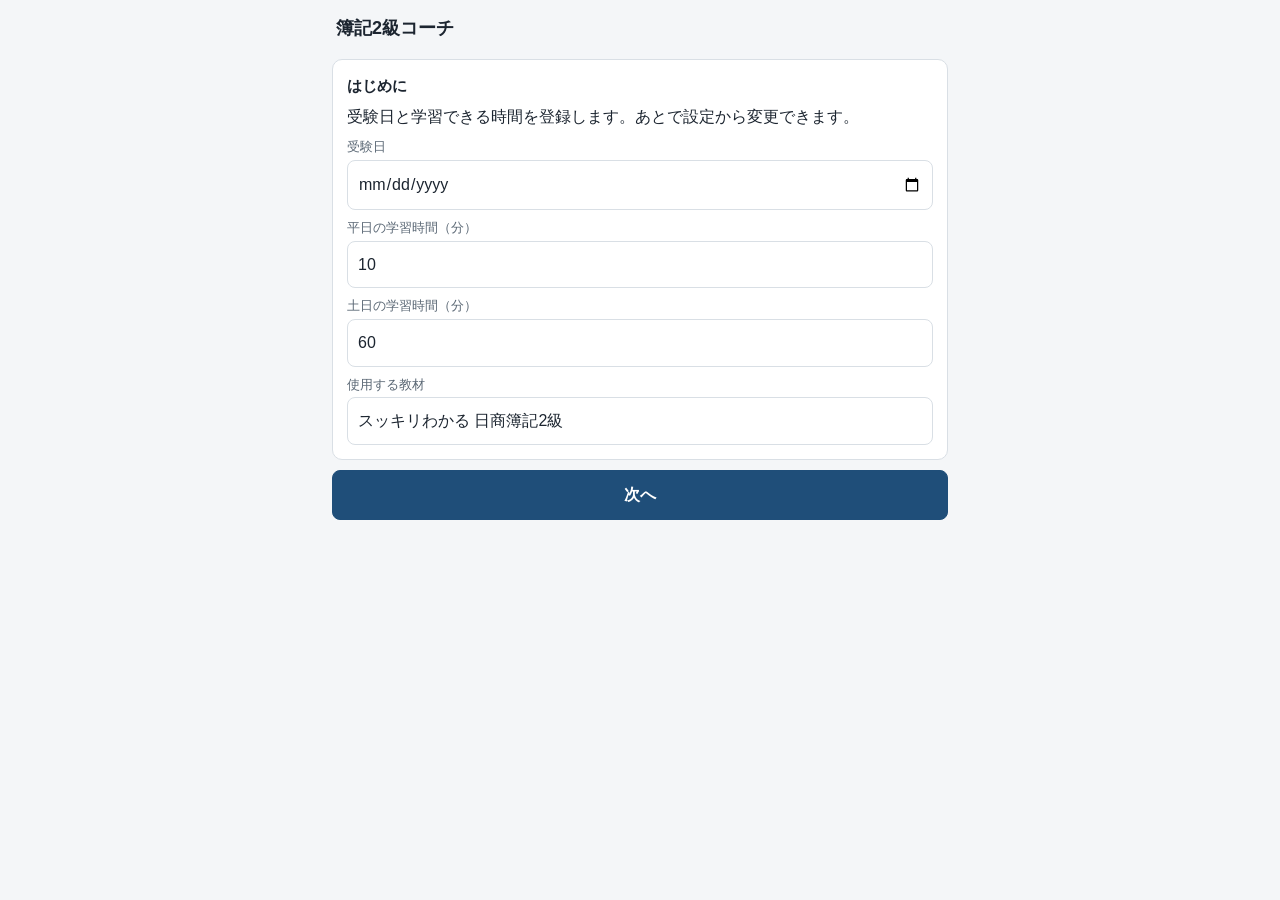
<file: index.html>
<!doctype html>
<html lang="ja">
<head>
<meta charset="utf-8">
<meta name="viewport" content="width=device-width, initial-scale=1, viewport-fit=cover">
<meta name="theme-color" content="#1f4e79">
<title>簿記2級コーチ</title>
<link rel="manifest" href="manifest.json">
<link rel="icon" href="icon.svg">
<link rel="apple-touch-icon" href="icon.svg">
<link rel="stylesheet" href="css/style.css">
</head>
<body>
<div id="app"></div>
<script src="js/core.js"></script>
<script src="js/grade.js"></script>
<script src="js/content.js"></script>
<script src="js/templates.js"></script>
<script src="js/mastery.js"></script>
<script src="js/store.js"></script>
<script src="js/planner.js"></script>
<script src="js/ui.js"></script>
<script>
  if ('serviceWorker' in navigator && location.protocol === 'https:') {
    navigator.serviceWorker.register('sw.js');
  }
</script>
</body>
</html>
</file>
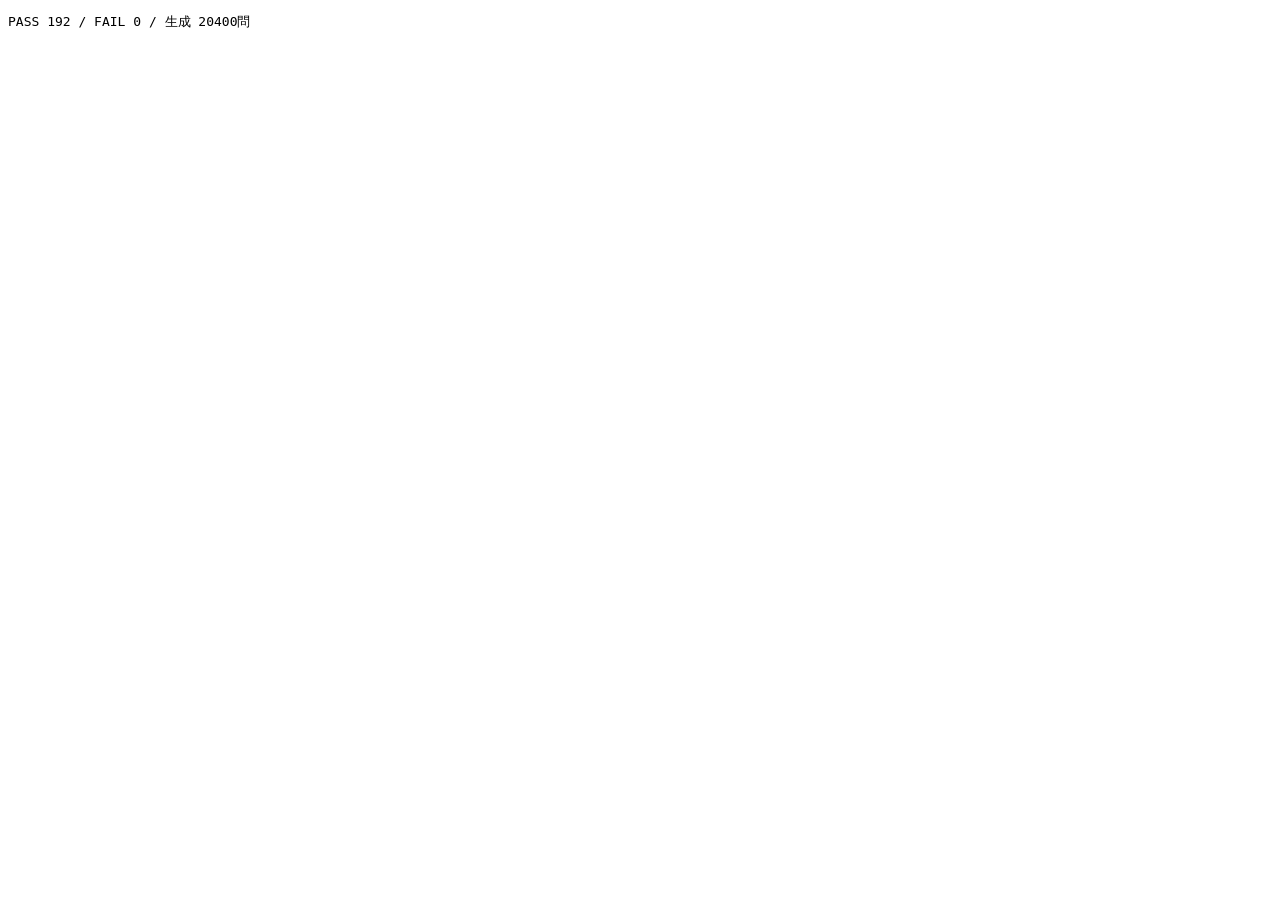
<file: tests/index.html>
<!doctype html>
<html lang="ja">
<head><meta charset="utf-8"><title>簿記2級コーチ テスト</title></head>
<body>
<pre id="out">実行中…</pre>
<script>window.onerror = function (m, s, l) { document.getElementById('out').textContent = 'ERROR ' + m + ' ' + s + ':' + l; };</script>
<script src="../js/core.js"></script>
<script src="../js/grade.js"></script>
<script src="../js/content.js"></script>
<script src="../js/templates.js"></script>
<script src="../js/mastery.js"></script>
<script src="../js/store.js"></script>
<script src="../js/planner.js"></script>
<script src="tests.js"></script>
</body>
</html>
</file>
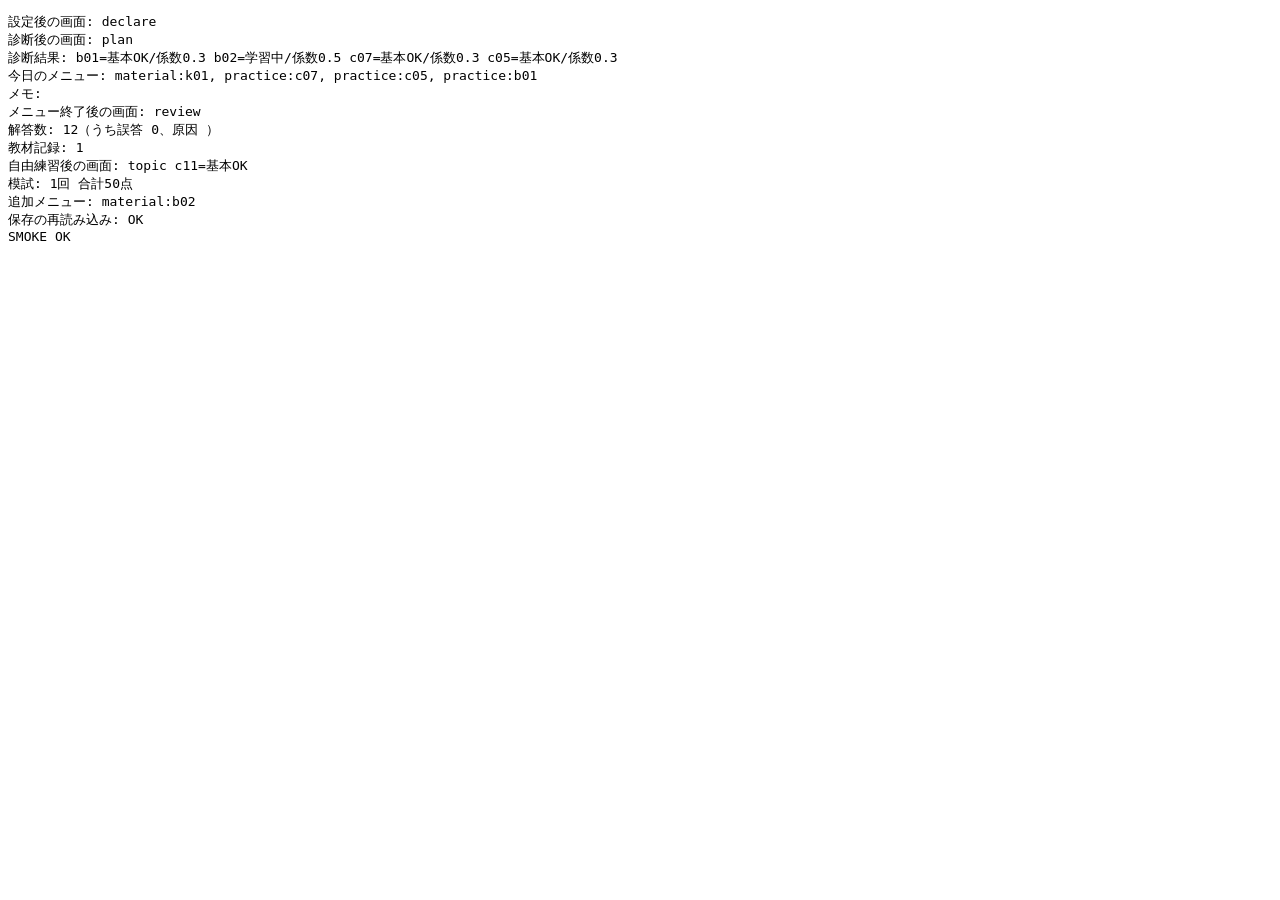
<file: tests/smoke.html>
<!doctype html>
<html lang="ja">
<head><meta charset="utf-8"><title>簿記2級コーチ 画面の通しテスト</title></head>
<body>
<pre id="out">実行中…</pre>
<div id="app"></div>
<script>
  // 画面を実際に操作して、初期設定 → 診断 → 計画 → 今日のメニュー → 学習 → 振り返り まで通す
  var log = [];
  window.onerror = function (m, s, l) { log.push('ERROR ' + m + ' ' + s + ':' + l); document.getElementById('out').textContent = log.join('\n'); };
  window.alert = function (m) { log.push('alert: ' + m); };
  window.confirm = function () { return true; };
  globalThis.BK = { STORE_KEY: 'boki_coach_smoke' }; // 本番の学習データとは別の保存先を使う
  localStorage.removeItem('boki_coach_smoke');
</script>
<script src="../js/core.js"></script>
<script src="../js/grade.js"></script>
<script src="../js/content.js"></script>
<script src="../js/templates.js"></script>
<script src="../js/mastery.js"></script>
<script src="../js/store.js"></script>
<script src="../js/planner.js"></script>
<script src="../js/ui.js"></script>
<script>
  function click(sel) { var e = document.querySelector(sel); if (!e) throw new Error('要素なし: ' + sel); e.click(); }
  function act(name) { click('[data-act="' + name + '"]'); }
  function has(name) { return !!document.querySelector('[data-act="' + name + '"]'); }
  function set(id, v) { var e = document.getElementById(id); if (!e) throw new Error('入力なし: ' + id); e.value = v; }
  // 出題中の問題に解答する。right=true なら正解を入力し、false なら貸借を逆に入力する
  function answer(right) {
    var q = BK.ui.run().q, n = { D: 0, C: 0 };
    var rows = right ? q.answer : BK.swapSides(q.answer);
    rows.forEach(function (e) {
      if (n[e.side] >= BK.ui.run().rows[e.side]) click('[data-act="addrow"][data-side="' + e.side + '"]');
      set('acc' + e.side + n[e.side], e.acc); set('amt' + e.side + n[e.side], String(e.amt)); n[e.side]++;
    });
    click('button.primary[data-act="answer"]');
  }
  // 学習画面を、今日の画面か振り返りに戻るまで進める
  function playStudy(wrongFirst) {
    var guard = 0, wrong = wrongFirst;
    while (BK.ui.route() === 'study' && guard++ < 80) {
      var r = BK.ui.run();
      if (r.phase === 'explain') act('next');
      else if (r.phase === 'check' || r.phase === 'reason') {
        if (r.picked === null) click('[data-act="pick"][data-i="0"]');
        else if (has('self')) click('[data-act="self"][data-v="できた"]');
        else act('next');
      }
      else if (r.phase === 'q') { answer(!wrong); wrong = false; }
      else if (r.phase === 'result') act('next');
    }
    if (guard >= 80) throw new Error('学習画面が終わらない');
  }
  try {
    set('exam', '2026-11-30'); act('setup');
    log.push('設定後の画面: ' + BK.ui.route());
    ['b01', 'b02', 'c07', 'c05'].forEach(function (id) { click('.decl[value="' + id + '"]'); });
    act('declare');
    playStudy(false);
    log.push('診断後の画面: ' + BK.ui.route());
    var S = BK.ui.state();
    log.push('診断結果: ' + ['b01', 'b02', 'c07', 'c05'].map(function (id) { return id + '=' + S.topics[id].status + '/係数' + S.topics[id].coef; }).join(' '));
    act('approve');
    log.push('今日のメニュー: ' + S.menus[BK.today()].items.map(function (x) { return x.type + ':' + x.topic; }).join(', '));
    log.push('メモ: ' + S.menus[BK.today()].notes.join(' / '));
    act('start');
    var g = 0;
    while (BK.ui.route() !== 'review' && g++ < 10) {
      if (BK.ui.route() === 'study') playStudy(g === 1);
      else if (BK.ui.route() === 'material') { set('mno', '問題1'); act('matsave'); act('matdone'); }
      else break;
    }
    log.push('メニュー終了後の画面: ' + BK.ui.route());
    S = BK.ui.state();
    log.push('解答数: ' + S.attempts.length + '（うち誤答 ' + S.attempts.filter(function (a) { return !a.ok; }).length + '、原因 ' + S.attempts.filter(function (a) { return !a.ok; }).map(function (a) { return a.cause; }).join(',') + '）');
    log.push('教材記録: ' + S.materials.length);
    ['today', 'map', 'plan', 'review', 'more', 'mock', 'settings', 'material'].forEach(function (r) {
      click('[data-act="nav"][data-r="' + r + '"]') ;
      if (BK.ui.route() !== r) throw new Error('画面に移動できない: ' + r);
      if (r === 'more' || r === 'today' || r === 'map' || r === 'plan' || r === 'review') return;
      click('[data-act="nav"][data-r="more"]');
    });
    click('[data-act="nav"][data-r="map"]'); click('[data-act="topic"][data-id="c11"]'); act('free'); playStudy(true);
    log.push('自由練習後の画面: ' + BK.ui.route() + ' c11=' + BK.ui.state().topics.c11.status);
    click('[data-act="nav"][data-r="more"]'); click('[data-act="nav"][data-r="mock"]');
    set('mockname', '予想 第1回'); act('mockstart'); act('mockpause'); act('mockpause'); act('mockend');
    BK.EXAM.sections.forEach(function (s) { set('sc_' + s.id, '10'); }); act('mocksave');
    log.push('模試: ' + BK.ui.state().mocks.length + '回 合計' + BK.mockTotal(BK.ui.state().mocks[0]) + '点');
    click('[data-act="nav"][data-r="today"]'); act('more');
    log.push('追加メニュー: ' + BK.ui.state().menus[BK.today()].items.filter(function (x) { return !x.done; }).map(function (x) { return x.type + ':' + x.topic; }).join(', '));
    log.push('保存の再読み込み: ' + (BK.load().attempts.length === BK.ui.state().attempts.length ? 'OK' : 'NG'));
    log.push('SMOKE OK');
  } catch (e) { log.push('FAILED ' + e.message + ' / 画面=' + BK.ui.route() + ' / ' + (e.stack || '').split('\n').slice(0, 3).join(' ')); }
  localStorage.removeItem('boki_coach_smoke');
  document.getElementById('app').innerHTML = '';
  document.getElementById('out').textContent = log.join('\n');
</script>
</body>
</html>
</file>
<file: css/style.css>
:root {
  --bg: #f4f6f8; --card: #fff; --ink: #1c2530; --sub: #5b6875; --line: #d9dfe5;
  --main: #1f4e79; --ok: #1b7f4b; --ng: #b3261e; --warn: #9a6200; --soft: #e8eff6;
}
@media (prefers-color-scheme: dark) {
  :root { --bg: #12171c; --card: #1c232b; --ink: #e6ebf0; --sub: #9aa7b4; --line: #303a45; --main: #7fb2e5; --ok: #5fc793; --ng: #f08a80; --warn: #e0b060; --soft: #243242; }
}
* { box-sizing: border-box; }
html { -webkit-text-size-adjust: 100%; }
body { margin: 0; background: var(--bg); color: var(--ink); font: 16px/1.6 -apple-system, "Hiragino Sans", "Yu Gothic UI", "Noto Sans JP", sans-serif; }
#app { max-width: 640px; margin: 0 auto; padding: 0 12px 84px; }
header.top { display: flex; justify-content: space-between; align-items: baseline; padding: 14px 4px 6px; }
header.top h1 { font-size: 18px; margin: 0; }
header.top span { color: var(--sub); font-size: 13px; }
h2 { font-size: 16px; margin: 18px 4px 8px; }
h3 { font-size: 15px; margin: 0 0 6px; }
p { margin: 0 0 8px; }
.card { background: var(--card); border: 1px solid var(--line); border-radius: 10px; padding: 14px; margin: 10px 0; }
.sub { color: var(--sub); font-size: 13px; }
.note { background: var(--soft); border-radius: 8px; padding: 8px 10px; font-size: 14px; margin: 8px 0; }
.ok { color: var(--ok); } .ng { color: var(--ng); } .warn { color: var(--warn); }
.big { font-size: 22px; font-weight: 700; }
button, .btn { font: inherit; border: 1px solid var(--line); background: var(--card); color: var(--ink); border-radius: 8px; padding: 11px 14px; min-height: 46px; cursor: pointer; }
button.primary { background: var(--main); border-color: var(--main); color: #fff; font-weight: 700; width: 100%; }
@media (prefers-color-scheme: dark) { button.primary { color: #10161c; } }
button.small { min-height: 36px; padding: 6px 10px; font-size: 14px; }
button.opt { display: block; width: 100%; text-align: left; margin: 6px 0; }
button.opt.sel { border-color: var(--main); background: var(--soft); }
button:disabled { opacity: .5; }
.row { display: flex; gap: 8px; align-items: center; flex-wrap: wrap; }
.row > * { flex: 1; }
input, select { font: inherit; width: 100%; padding: 10px; min-height: 46px; border: 1px solid var(--line); border-radius: 8px; background: var(--card); color: var(--ink); }
input[type=checkbox], input[type=radio] { width: 22px; min-height: 22px; height: 22px; flex: none; }
label.check { display: flex; gap: 10px; align-items: center; padding: 8px 0; border-bottom: 1px solid var(--line); }
label.check:last-child { border-bottom: 0; }
label.f { display: block; font-size: 13px; color: var(--sub); margin: 8px 0 2px; }
.menu-item { display: flex; gap: 10px; padding: 10px 0; border-bottom: 1px solid var(--line); }
.menu-item:last-child { border-bottom: 0; }
.menu-item .mark { width: 24px; flex: none; text-align: center; }
.menu-item.done { opacity: .55; }
.badge { display: inline-block; font-size: 12px; padding: 1px 8px; border-radius: 999px; border: 1px solid var(--line); color: var(--sub); white-space: nowrap; }
.badge.s2 { color: var(--warn); border-color: var(--warn); }
.badge.s3, .badge.s4 { color: var(--ok); border-color: var(--ok); }
.badge.s1 { color: var(--main); border-color: var(--main); }
.dots { letter-spacing: 2px; font-size: 13px; white-space: nowrap; }
.dots .on { color: var(--ok); } .dots .off { color: var(--line); }
.side { font-weight: 700; font-size: 14px; margin: 12px 0 4px; }
.jrow { display: flex; gap: 6px; margin: 6px 0; }
.jrow select { flex: 3; min-width: 0; } .jrow input { flex: 2; min-width: 0; text-align: right; }
.qtext { font-size: 17px; }
.timer { font-variant-numeric: tabular-nums; }
table { width: 100%; border-collapse: collapse; font-size: 14px; }
th, td { border-bottom: 1px solid var(--line); padding: 6px 4px; text-align: left; vertical-align: top; }
td.num, th.num { text-align: right; font-variant-numeric: tabular-nums; }
.bar { height: 8px; background: var(--line); border-radius: 4px; overflow: hidden; }
.bar > i { display: block; height: 100%; background: var(--main); }
nav.bottom { position: fixed; left: 0; right: 0; bottom: 0; background: var(--card); border-top: 1px solid var(--line); display: flex; padding-bottom: env(safe-area-inset-bottom); }
nav.bottom button { flex: 1; border: 0; border-radius: 0; background: none; font-size: 12px; min-height: 54px; padding: 4px; color: var(--sub); }
nav.bottom button.cur { color: var(--main); font-weight: 700; }
.topic-line { display: flex; justify-content: space-between; gap: 8px; align-items: center; padding: 9px 0; border-bottom: 1px solid var(--line); cursor: pointer; }
.topic-line:last-child { border-bottom: 0; }
</file>
